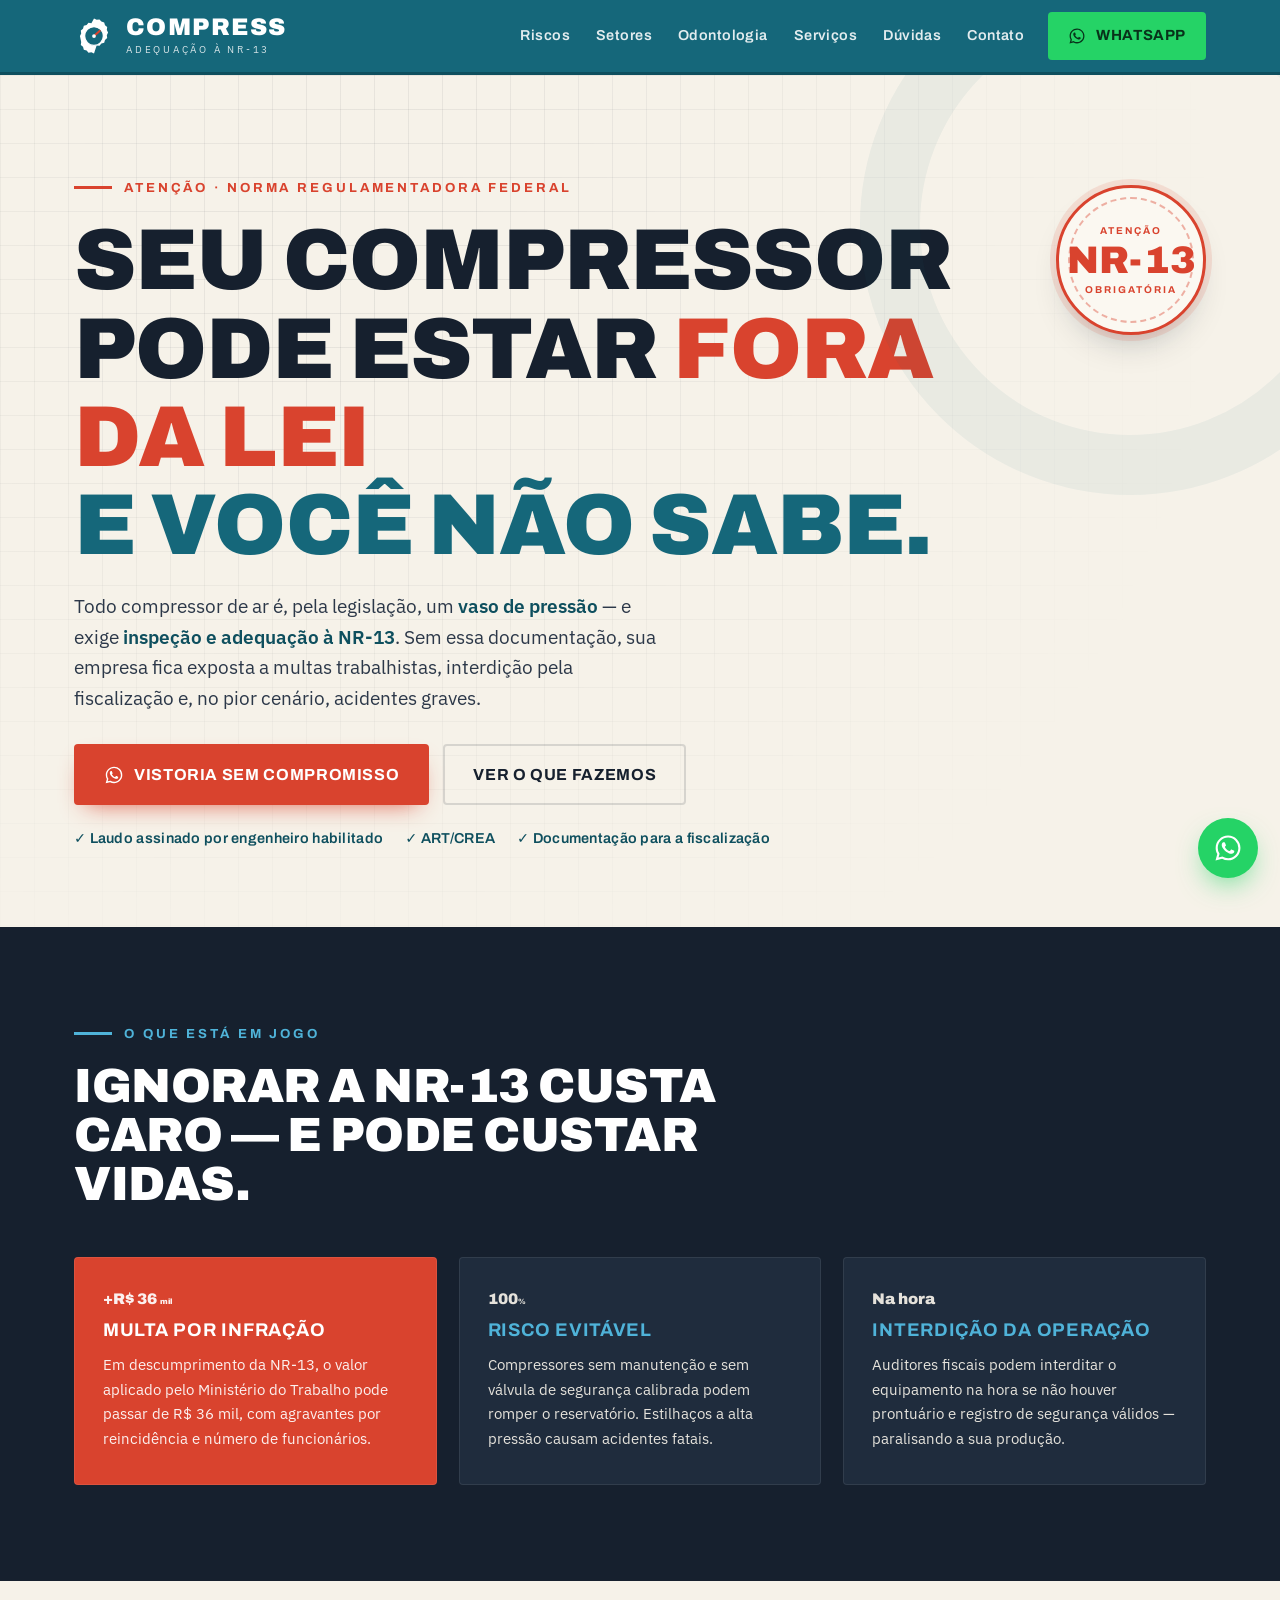
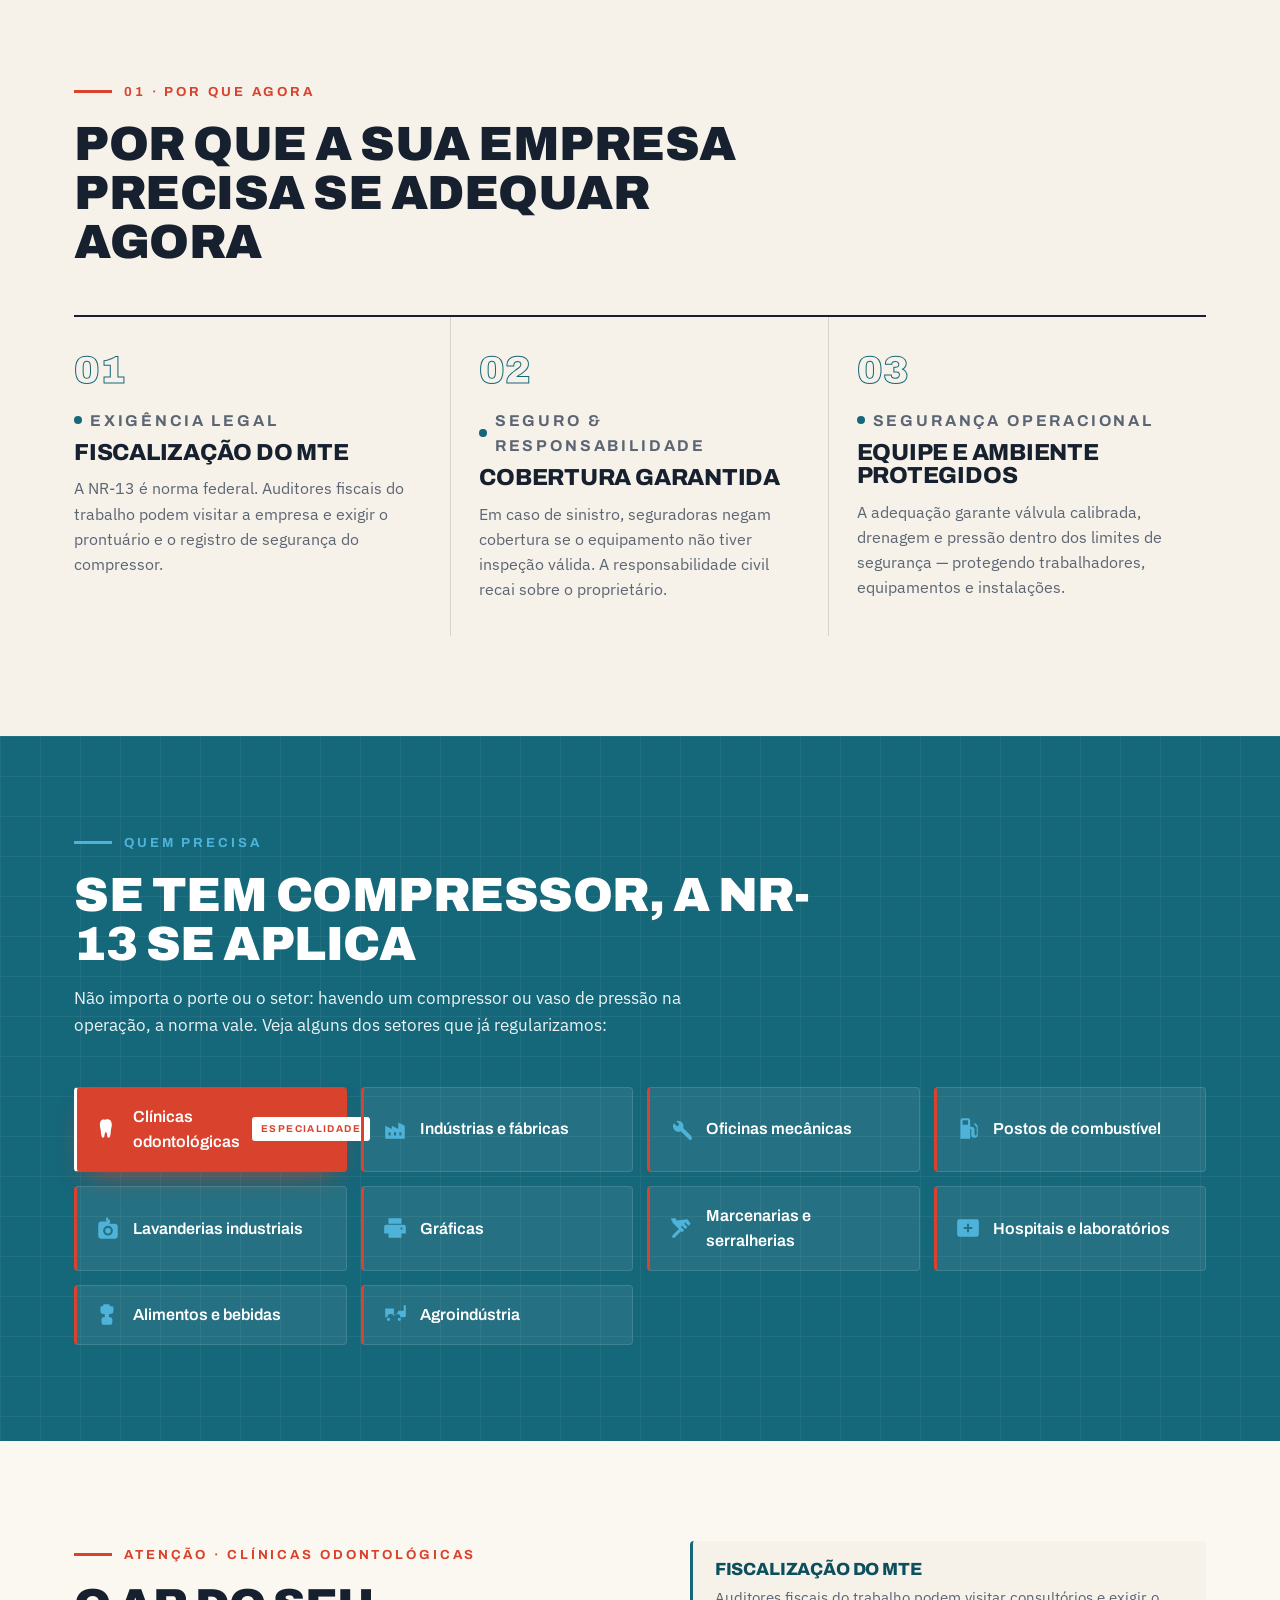
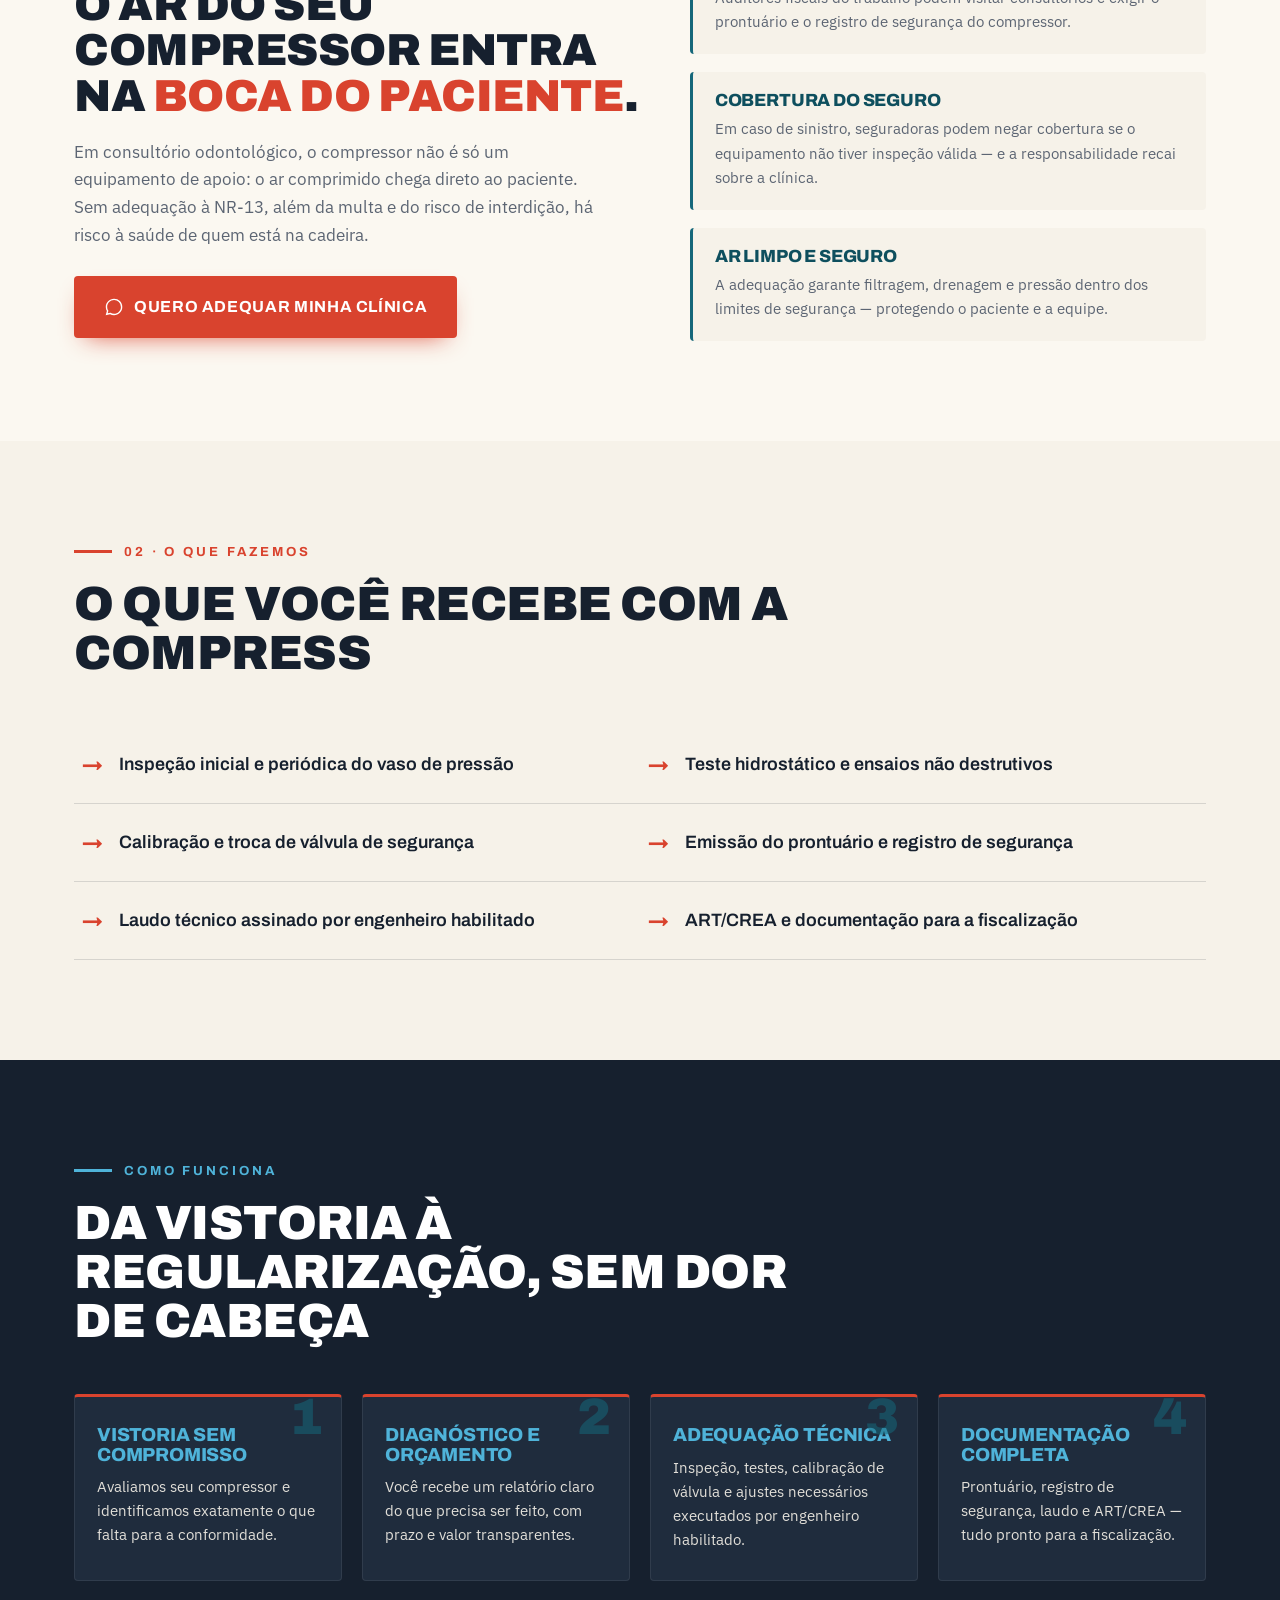
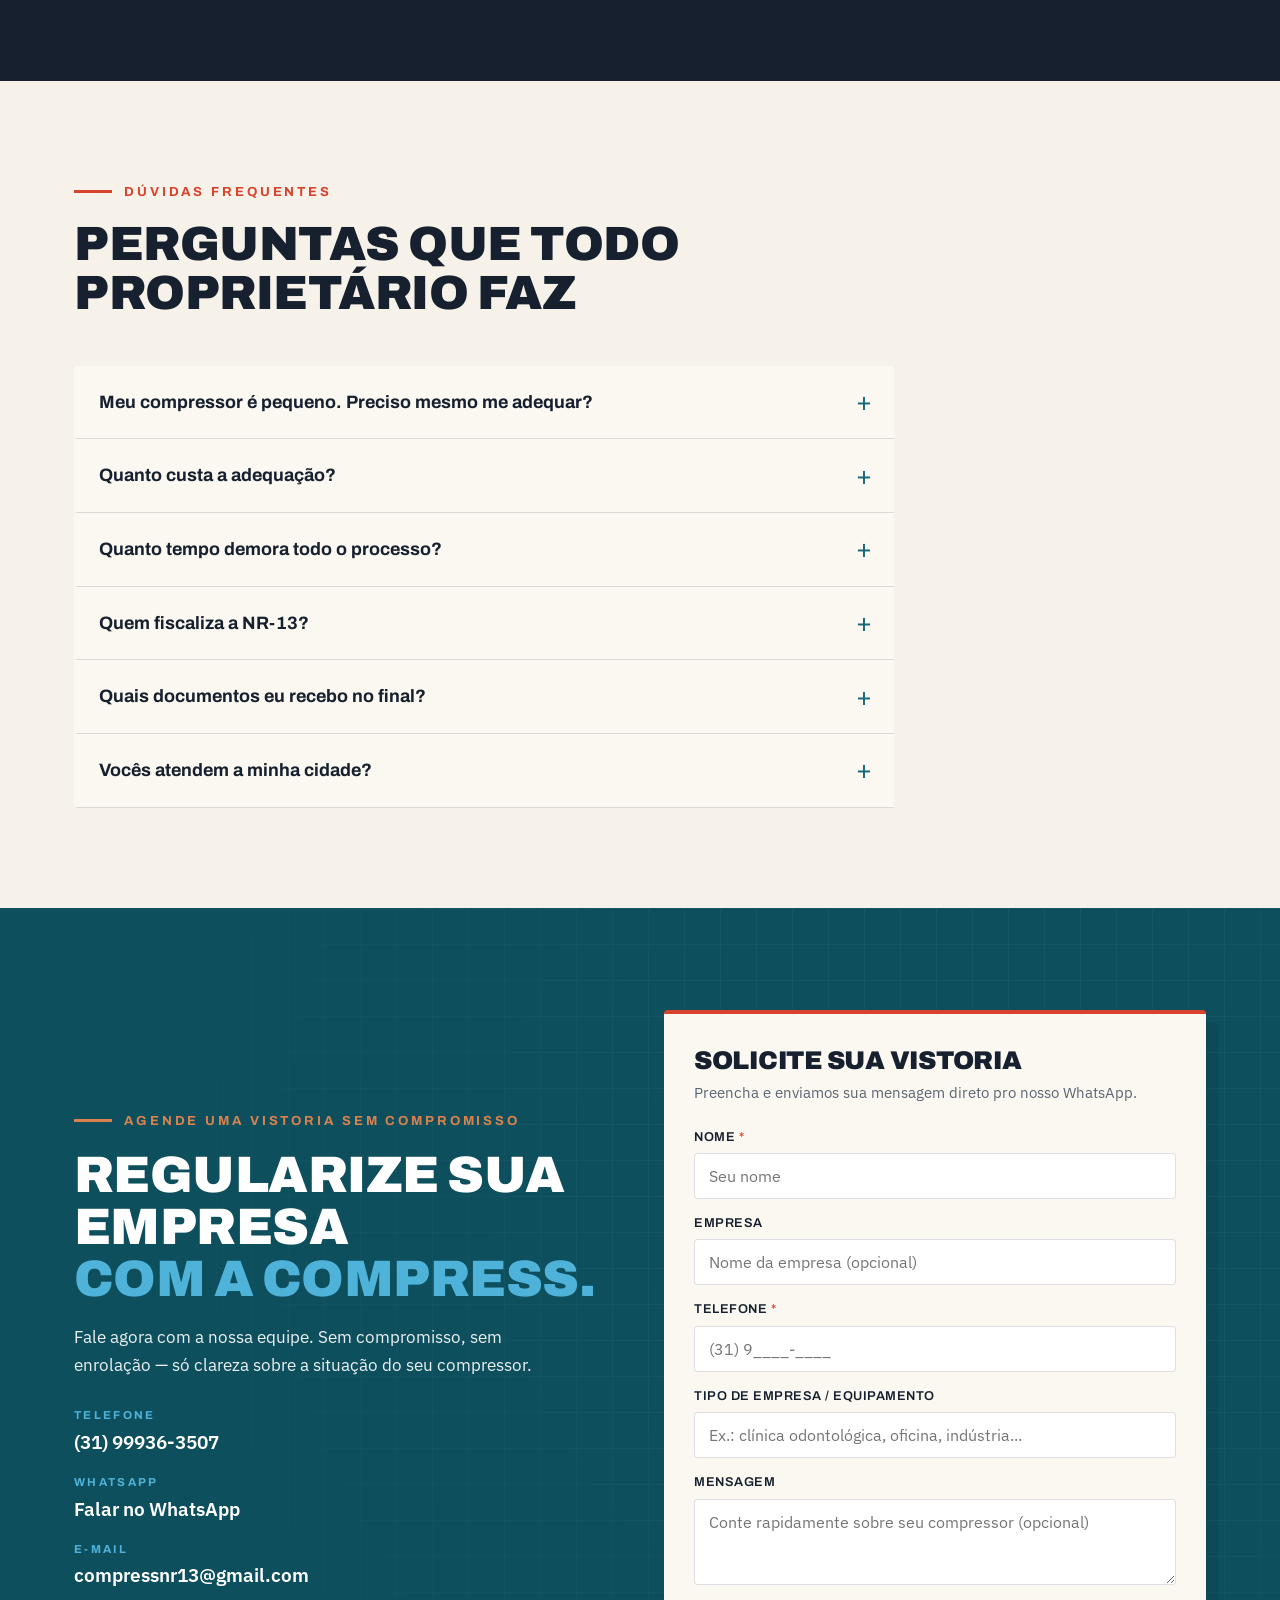
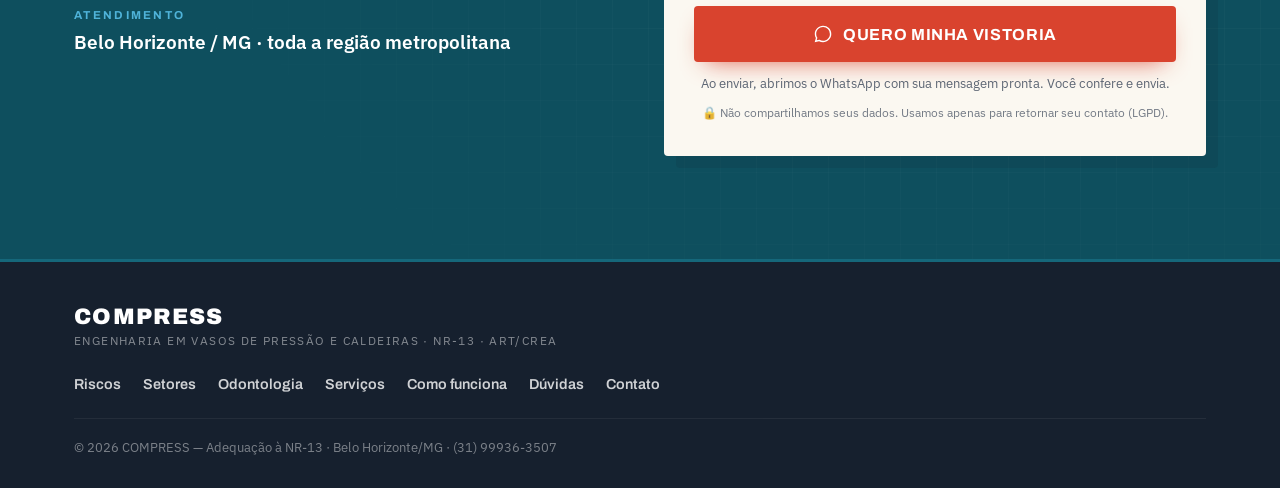
<file: index.html>
<!DOCTYPE html>
<html lang="pt-BR">
<head>
  <meta charset="UTF-8" />
  <meta name="viewport" content="width=device-width, initial-scale=1.0" />
  <title>COMPRESS — Adequação à NR-13 | Vasos de Pressão e Caldeiras</title>
  <!-- Marca JS ativo o quanto antes: sem isso, o conteúdo nunca fica oculto (fallback seguro). -->
  <script>document.documentElement.classList.add('js');</script>
  <meta name="description" content="Adequação à NR-13 para empresas com compressores e vasos de pressão. Inspeção, laudo técnico, ART/CREA e prontuário de segurança. Belo Horizonte/MG e região. Vistoria sem compromisso." />
  <meta name="theme-color" content="#15677A" />

  <!-- Open Graph -->
  <meta property="og:title" content="COMPRESS — Adequação à NR-13" />
  <meta property="og:description" content="Seu compressor pode estar fora da lei. Regularize com engenharia em vasos de pressão e caldeiras — ART/CREA." />
  <meta property="og:type" content="website" />
  <meta property="og:locale" content="pt_BR" />
  <meta property="og:url" content="https://educsj.github.io/compress-nr13/" />
  <meta property="og:image" content="https://educsj.github.io/compress-nr13/assets/og-image.png" />
  <meta property="og:image:width" content="1200" />
  <meta property="og:image:height" content="630" />
  <meta name="twitter:card" content="summary_large_image" />
  <meta name="twitter:title" content="COMPRESS — Adequação à NR-13" />
  <meta name="twitter:description" content="Seu compressor pode estar fora da lei. Regularize com engenharia em vasos de pressão e caldeiras — ART/CREA." />
  <meta name="twitter:image" content="https://educsj.github.io/compress-nr13/assets/og-image.png" />

  <link rel="icon" href="assets/favicon.svg" type="image/svg+xml" />

  <!-- Fonts: Archivo (display, condensado/pesado) + IBM Plex Sans (corpo técnico) -->
  <link rel="preconnect" href="https://fonts.googleapis.com" />
  <link rel="preconnect" href="https://fonts.gstatic.com" crossorigin />
  <link href="https://fonts.googleapis.com/css2?family=Archivo:wght@500;600;700;800;900&family=Archivo+Narrow:wght@600;700&family=IBM+Plex+Sans:wght@400;500;600&display=swap" rel="stylesheet" />

  <link rel="stylesheet" href="css/styles.css" />
</head>
<body>

  <!-- ===================== HEADER ===================== -->
  <header class="site-header" id="top">
    <div class="container header-inner">
      <a href="#top" class="brand" aria-label="COMPRESS — página inicial">
        <span class="brand-mark" aria-hidden="true">
          <!-- logo: engrenagem + ponteiro de manômetro -->
          <svg viewBox="0 0 64 64" width="40" height="40" role="img" aria-hidden="true">
            <path fill="currentColor" d="M32 4l4.2 2 4.6-.6 3 3.5 4.5 1.3 1.3 4.5 3.5 3-.6 4.6 2 4.2-2 4.2.6 4.6-3.5 3-1.3 4.5-4.5 1.3-3 3.5-4.6-.6L32 60l-4.2-2-4.6.6-3-3.5-4.5-1.3-1.3-4.5-3.5-3 .6-4.6L9.5 32l2-4.2-.6-4.6 3.5-3 1.3-4.5 4.5-1.3 3-3.5 4.6.6L32 4z"/>
            <circle cx="32" cy="32" r="15" fill="#15677A"/>
            <circle cx="32" cy="32" r="15" fill="none" stroke="#fff" stroke-width="2"/>
            <path d="M32 32 L41 24" stroke="#D9432E" stroke-width="3.5" stroke-linecap="round" fill="none"/>
            <circle cx="32" cy="32" r="3" fill="#fff"/>
          </svg>
        </span>
        <span class="brand-text">
          <strong>COMPRESS</strong>
          <em>Adequação à NR-13</em>
        </span>
      </a>

      <nav class="main-nav" aria-label="Navegação principal">
        <a href="#riscos">Riscos</a>
        <a href="#setores">Setores</a>
        <a href="#odontologia">Odontologia</a>
        <a href="#servicos">Serviços</a>
        <a href="#faq">Dúvidas</a>
        <a href="#contato">Contato</a>
      </nav>

      <a class="btn btn-wa header-cta" href="https://wa.me/5531999363507?text=Ol%C3%A1!%20Quero%20uma%20vistoria%20de%20adequa%C3%A7%C3%A3o%20%C3%A0%20NR-13." target="_blank" rel="noopener">
        <svg class="wa-icon" viewBox="0 0 24 24" width="18" height="18" aria-hidden="true"><path fill="currentColor" d="M12.04 2c-5.46 0-9.91 4.45-9.91 9.91 0 1.75.46 3.45 1.32 4.95L2 22l5.25-1.38a9.86 9.86 0 0 0 4.79 1.22h.01c5.46 0 9.91-4.45 9.91-9.91 0-2.65-1.03-5.14-2.9-7.01A9.82 9.82 0 0 0 12.04 2zm0 18.15h-.01a8.2 8.2 0 0 1-4.18-1.15l-.3-.18-3.11.82.83-3.04-.2-.31a8.18 8.18 0 0 1-1.26-4.38c0-4.54 3.7-8.23 8.24-8.23 2.2 0 4.27.86 5.82 2.42a8.18 8.18 0 0 1 2.41 5.82c0 4.54-3.69 8.23-8.24 8.23zm4.52-6.16c-.25-.12-1.47-.72-1.69-.81-.23-.08-.39-.12-.56.13-.16.25-.64.81-.79.97-.14.17-.29.19-.54.06-.25-.12-1.05-.39-1.99-1.23-.74-.66-1.23-1.47-1.38-1.72-.14-.25-.01-.38.11-.51.11-.11.25-.29.37-.43.13-.14.17-.25.25-.41.08-.17.04-.31-.02-.43-.06-.12-.56-1.35-.77-1.85-.2-.48-.41-.42-.56-.43h-.48c-.17 0-.43.06-.66.31-.23.25-.86.85-.86 2.07s.89 2.4 1.01 2.56c.12.17 1.75 2.67 4.23 3.74.59.26 1.05.41 1.41.52.59.19 1.13.16 1.56.1.48-.07 1.47-.6 1.68-1.18.21-.58.21-1.07.14-1.18-.06-.11-.22-.17-.47-.29z"/></svg>
        WhatsApp
      </a>

      <button class="nav-toggle" id="navToggle" aria-label="Abrir menu" aria-expanded="false">
        <span></span><span></span><span></span>
      </button>
    </div>
  </header>

  <!-- ===================== HERO ===================== -->
  <section class="hero" id="hero">
    <div class="hero-grid-bg" aria-hidden="true"></div>
    <div class="container hero-inner">
      <div class="hero-copy">
        <p class="kicker reveal"><span class="kicker-bar"></span> Atenção · Norma Regulamentadora Federal</p>
        <h1 class="reveal">
          Seu compressor pode estar
          <span class="hl-red">fora da lei</span>
          <span class="hl-block">e você não sabe.</span>
        </h1>
        <p class="hero-lead reveal">
          Todo compressor de ar é, pela legislação, um <strong>vaso de pressão</strong> — e exige
          <strong>inspeção e adequação à NR-13</strong>. Sem essa documentação, sua empresa fica exposta a
          multas trabalhistas, interdição pela fiscalização e, no pior cenário, acidentes graves.
        </p>
        <div class="hero-actions reveal">
          <a class="btn btn-red btn-lg" href="https://wa.me/5531999363507?text=Ol%C3%A1!%20Quero%20agendar%20uma%20vistoria%20de%20adequa%C3%A7%C3%A3o%20%C3%A0%20NR-13." target="_blank" rel="noopener">
            <svg class="wa-icon" viewBox="0 0 24 24" width="20" height="20" aria-hidden="true"><path fill="currentColor" d="M12.04 2c-5.46 0-9.91 4.45-9.91 9.91 0 1.75.46 3.45 1.32 4.95L2 22l5.25-1.38a9.86 9.86 0 0 0 4.79 1.22h.01c5.46 0 9.91-4.45 9.91-9.91 0-2.65-1.03-5.14-2.9-7.01A9.82 9.82 0 0 0 12.04 2zm0 18.15h-.01a8.2 8.2 0 0 1-4.18-1.15l-.3-.18-3.11.82.83-3.04-.2-.31a8.18 8.18 0 0 1-1.26-4.38c0-4.54 3.7-8.23 8.24-8.23 2.2 0 4.27.86 5.82 2.42a8.18 8.18 0 0 1 2.41 5.82c0 4.54-3.69 8.23-8.24 8.23zm4.52-6.16c-.25-.12-1.47-.72-1.69-.81-.23-.08-.39-.12-.56.13-.16.25-.64.81-.79.97-.14.17-.29.19-.54.06-.25-.12-1.05-.39-1.99-1.23-.74-.66-1.23-1.47-1.38-1.72-.14-.25-.01-.38.11-.51.11-.11.25-.29.37-.43.13-.14.17-.25.25-.41.08-.17.04-.31-.02-.43-.06-.12-.56-1.35-.77-1.85-.2-.48-.41-.42-.56-.43h-.48c-.17 0-.43.06-.66.31-.23.25-.86.85-.86 2.07s.89 2.4 1.01 2.56c.12.17 1.75 2.67 4.23 3.74.59.26 1.05.41 1.41.52.59.19 1.13.16 1.56.1.48-.07 1.47-.6 1.68-1.18.21-.58.21-1.07.14-1.18-.06-.11-.22-.17-.47-.29z"/></svg>
            Vistoria sem compromisso
          </a>
          <a class="btn btn-ghost btn-lg" href="#servicos">Ver o que fazemos</a>
        </div>
        <ul class="hero-trust reveal">
          <li>✓ Laudo assinado por engenheiro habilitado</li>
          <li>✓ ART/CREA</li>
          <li>✓ Documentação para a fiscalização</li>
        </ul>
      </div>

      <aside class="hero-badge reveal" aria-label="NR-13 obrigatória">
        <div class="seal">
          <span class="seal-top">Atenção</span>
          <span class="seal-main">NR-13</span>
          <span class="seal-bottom">Obrigatória</span>
        </div>
      </aside>
    </div>
  </section>

  <!-- ===================== RISCOS / MULTAS ===================== -->
  <section class="risks" id="riscos">
    <div class="container">
      <header class="section-head reveal">
        <p class="kicker light"><span class="kicker-bar"></span> O que está em jogo</p>
        <h2>Ignorar a NR-13 custa caro — e pode custar vidas.</h2>
      </header>

      <div class="risk-cards">
        <article class="risk-card risk-card--red reveal">
          <p class="risk-figure">+R$ 36 <span>mil</span></p>
          <h3>Multa por infração</h3>
          <p>Em descumprimento da NR-13, o valor aplicado pelo Ministério do Trabalho pode passar de
            R$ 36 mil, com agravantes por reincidência e número de funcionários.</p>
        </article>

        <article class="risk-card risk-card--dark reveal">
          <p class="risk-figure">100<span>%</span></p>
          <h3>Risco evitável</h3>
          <p>Compressores sem manutenção e sem válvula de segurança calibrada podem romper o reservatório.
            Estilhaços a alta pressão causam acidentes fatais.</p>
        </article>

        <article class="risk-card risk-card--dark reveal">
          <p class="risk-figure">Na hora</p>
          <h3>Interdição da operação</h3>
          <p>Auditores fiscais podem interditar o equipamento na hora se não houver prontuário e registro de
            segurança válidos — paralisando a sua produção.</p>
        </article>
      </div>
    </div>
  </section>

  <!-- ===================== POR QUE SE ADEQUAR ===================== -->
  <section class="why" id="por-que">
    <div class="container">
      <header class="section-head reveal">
        <p class="kicker"><span class="kicker-bar"></span> 01 · Por que agora</p>
        <h2>Por que a sua empresa precisa se adequar agora</h2>
      </header>

      <div class="why-grid">
        <article class="why-item reveal">
          <span class="why-num">01</span>
          <p class="why-tag">Exigência legal</p>
          <h3>Fiscalização do MTE</h3>
          <p>A NR-13 é norma federal. Auditores fiscais do trabalho podem visitar a empresa e exigir o
            prontuário e o registro de segurança do compressor.</p>
        </article>

        <article class="why-item reveal">
          <span class="why-num">02</span>
          <p class="why-tag">Seguro &amp; responsabilidade</p>
          <h3>Cobertura garantida</h3>
          <p>Em caso de sinistro, seguradoras negam cobertura se o equipamento não tiver inspeção válida.
            A responsabilidade civil recai sobre o proprietário.</p>
        </article>

        <article class="why-item reveal">
          <span class="why-num">03</span>
          <p class="why-tag">Segurança operacional</p>
          <h3>Equipe e ambiente protegidos</h3>
          <p>A adequação garante válvula calibrada, drenagem e pressão dentro dos limites de segurança —
            protegendo trabalhadores, equipamentos e instalações.</p>
        </article>
      </div>
    </div>
  </section>

  <!-- ===================== SETORES ATENDIDOS ===================== -->
  <section class="sectors" id="setores">
    <div class="container">
      <header class="section-head reveal">
        <p class="kicker light"><span class="kicker-bar"></span> Quem precisa</p>
        <h2>Se tem compressor, a NR-13 se aplica</h2>
        <p class="section-sub">Não importa o porte ou o setor: havendo um compressor ou vaso de pressão na operação, a norma vale. Veja alguns dos setores que já regularizamos:</p>
      </header>

      <ul class="sector-grid reveal">
        <li class="sector-featured">
          <svg class="sector-ico" viewBox="0 0 24 24" aria-hidden="true"><path d="M8.5 3C6 3 4.5 5 4.5 8c0 1.4.3 2.4.6 4 .4 2 .3 3 .6 5 .2 1.3.7 3 1.8 3 1.3 0 1.2-1.8 1.5-3.3.2-1.1.4-1.7 1-1.7s.8.6 1 1.7c.3 1.5.2 3.3 1.5 3.3 1.1 0 1.6-1.7 1.8-3 .3-2 .2-3 .6-5 .3-1.6.6-2.6.6-4 0-3-1.5-5-4-5-1.2 0-1.8.5-3.5.5S9.7 3 8.5 3z"/></svg>
          Clínicas odontológicas
          <span class="sector-tag">Especialidade</span>
        </li>
        <li>
          <svg class="sector-ico" viewBox="0 0 24 24" aria-hidden="true"><path d="M3 21V9l6 3V9l6 3V6l6 3v12H3zm3-3h2v-3H6v3zm5 0h2v-3h-2v3zm5 0h2v-3h-2v3z"/></svg>
          Indústrias e fábricas
        </li>
        <li>
          <svg class="sector-ico" viewBox="0 0 24 24" aria-hidden="true"><path d="M21.7 18.6 14 11a5 5 0 0 0-6.4-6.3l2.9 2.9-2.1 2.1-2.9-2.9A5 5 0 0 0 11.9 14l7.6 7.6a1.5 1.5 0 0 0 2.2-2.1z"/></svg>
          Oficinas mecânicas
        </li>
        <li>
          <svg class="sector-ico" viewBox="0 0 24 24" aria-hidden="true"><path d="M5 21V4a2 2 0 0 1 2-2h5a2 2 0 0 1 2 2v6h1.5A2.5 2.5 0 0 1 18 12.5V17a1 1 0 0 0 2 0v-6.6l-2-2V6l2.5 2.5c.3.3.5.7.5 1.1V17a3 3 0 0 1-6 0v-4.5a.5.5 0 0 0-.5-.5H14v9H5zm2-13h5V4H7v4z"/></svg>
          Postos de combustível
        </li>
        <li>
          <svg class="sector-ico" viewBox="0 0 24 24" aria-hidden="true"><path d="M12 2a2 2 0 0 0-2 2c0 1 .7 1.6 1 2H6a3 3 0 0 0-3 3v10a3 3 0 0 0 3 3h12a3 3 0 0 0 3-3V11a3 3 0 0 0-3-3h-5c.3-.4 1-1 1-2a2 2 0 0 0-2-2zm0 8a4.5 4.5 0 1 1 0 9 4.5 4.5 0 0 1 0-9zm0 2a2.5 2.5 0 1 0 0 5 2.5 2.5 0 0 0 0-5z"/></svg>
          Lavanderias industriais
        </li>
        <li>
          <svg class="sector-ico" viewBox="0 0 24 24" aria-hidden="true"><path d="M6 3h12v5H6V3zM4 9h16a2 2 0 0 1 2 2v6h-4v4H6v-4H2v-6a2 2 0 0 1 2-2zm14 2.5a1 1 0 1 0 0 2 1 1 0 0 0 0-2zM8 15h8v4H8v-4z"/></svg>
          Gráficas
        </li>
        <li>
          <svg class="sector-ico" viewBox="0 0 24 24" aria-hidden="true"><path d="M3 3h4l1 2 10-1 3 4-2 2-3-3-1 1 3 3-2 2-3-3-1 1 3 3-2 2-9-9V5H3V3zm1 16 6-6 2 2-6 6H4v-2z"/></svg>
          Marcenarias e serralherias
        </li>
        <li>
          <svg class="sector-ico" viewBox="0 0 24 24" aria-hidden="true"><path d="M4 4h16a2 2 0 0 1 2 2v12a2 2 0 0 1-2 2H4a2 2 0 0 1-2-2V6a2 2 0 0 1 2-2zm7 4v3H8v2h3v3h2v-3h3v-2h-3V8h-2z"/></svg>
          Hospitais e laboratórios
        </li>
        <li>
          <svg class="sector-ico" viewBox="0 0 24 24" aria-hidden="true"><path d="M8 2h5l1 2h2a1 1 0 0 1 1 1v3a3 3 0 0 1-3 3h-1v3h1a2 2 0 0 1 2 2v3a2 2 0 0 1-2 2H8a2 2 0 0 1-2-2v-3a2 2 0 0 1 2-2h1v-3H8a3 3 0 0 1-3-3V5a1 1 0 0 1 1-1h1l1-2zm6 4h2v2a1 1 0 0 1-1 1h-1V6z"/></svg>
          Alimentos e bebidas
        </li>
        <li>
          <svg class="sector-ico" viewBox="0 0 24 24" aria-hidden="true"><path d="M3 6h8v6h2.2l2-4H20V3h2v9.5a1.5 1.5 0 0 1-1.5 1.5H17a3 3 0 0 0-6 .2A3 3 0 0 0 5 14H3V6zm3 8.5A1.5 1.5 0 1 0 6 17.5 1.5 1.5 0 0 0 6 14.5zm10 0a1.5 1.5 0 1 0 0 3 1.5 1.5 0 0 0 0-3z"/></svg>
          Agroindústria
        </li>
      </ul>
    </div>
  </section>

  <!-- ===================== DESTAQUE: ODONTOLOGIA ===================== -->
  <section class="dental" id="odontologia">
    <div class="container dental-inner">
      <div class="dental-copy reveal">
        <p class="kicker"><span class="kicker-bar"></span> Atenção · Clínicas odontológicas</p>
        <h2>O ar do seu compressor entra na <span class="hl-red">boca do paciente</span>.</h2>
        <p class="dental-lead">Em consultório odontológico, o compressor não é só um equipamento de apoio: o ar
          comprimido chega direto ao paciente. Sem adequação à NR-13, além da multa e do risco de interdição,
          há risco à saúde de quem está na cadeira.</p>
        <a class="btn btn-red btn-lg" href="https://wa.me/5531999363507?text=Ol%C3%A1!%20Tenho%20uma%20cl%C3%ADnica%20odontol%C3%B3gica%20e%20quero%20adequar%20meu%20compressor%20%C3%A0%20NR-13." target="_blank" rel="noopener">
          <svg class="wa-icon" viewBox="0 0 24 24" width="20" height="20" aria-hidden="true"><path fill="currentColor" d="M12.04 2c-5.46 0-9.91 4.45-9.91 9.91 0 1.75.46 3.45 1.32 4.95L2 22l5.25-1.38a9.86 9.86 0 0 0 4.79 1.22h.01c5.46 0 9.91-4.45 9.91-9.91 0-2.65-1.03-5.14-2.9-7.01A9.82 9.82 0 0 0 12.04 2zm0 18.15h-.01a8.2 8.2 0 0 1-4.18-1.15l-.3-.18-3.11.82.83-3.04-.2-.31a8.18 8.18 0 0 1-1.26-4.38c0-4.54 3.7-8.23 8.24-8.23 2.2 0 4.27.86 5.82 2.42a8.18 8.18 0 0 1 2.41 5.82c0 4.54-3.69 8.23-8.24 8.23z"/></svg>
          Quero adequar minha clínica
        </a>
      </div>

      <ul class="dental-points reveal">
        <li>
          <h3>Fiscalização do MTE</h3>
          <p>Auditores fiscais do trabalho podem visitar consultórios e exigir o prontuário e o registro de
            segurança do compressor.</p>
        </li>
        <li>
          <h3>Cobertura do seguro</h3>
          <p>Em caso de sinistro, seguradoras podem negar cobertura se o equipamento não tiver inspeção
            válida — e a responsabilidade recai sobre a clínica.</p>
        </li>
        <li>
          <h3>Ar limpo e seguro</h3>
          <p>A adequação garante filtragem, drenagem e pressão dentro dos limites de segurança — protegendo
            o paciente e a equipe.</p>
        </li>
      </ul>
    </div>
  </section>

  <!-- ===================== SERVIÇOS ===================== -->
  <section class="services" id="servicos">
    <div class="container">
      <header class="section-head reveal">
        <p class="kicker"><span class="kicker-bar"></span> 02 · O que fazemos</p>
        <h2>O que você recebe com a COMPRESS</h2>
      </header>

      <div class="service-list">
        <div class="service-item reveal"><span class="srv-arrow">→</span> Inspeção inicial e periódica do vaso de pressão</div>
        <div class="service-item reveal"><span class="srv-arrow">→</span> Teste hidrostático e ensaios não destrutivos</div>
        <div class="service-item reveal"><span class="srv-arrow">→</span> Calibração e troca de válvula de segurança</div>
        <div class="service-item reveal"><span class="srv-arrow">→</span> Emissão do prontuário e registro de segurança</div>
        <div class="service-item reveal"><span class="srv-arrow">→</span> Laudo técnico assinado por engenheiro habilitado</div>
        <div class="service-item reveal"><span class="srv-arrow">→</span> ART/CREA e documentação para a fiscalização</div>
      </div>
    </div>
  </section>

  <!-- ===================== PROCESSO ===================== -->
  <section class="process" id="processo">
    <div class="container">
      <header class="section-head reveal">
        <p class="kicker light"><span class="kicker-bar"></span> Como funciona</p>
        <h2>Da vistoria à regularização, sem dor de cabeça</h2>
      </header>

      <ol class="steps">
        <li class="step reveal">
          <span class="step-num">1</span>
          <h3>Vistoria sem compromisso</h3>
          <p>Avaliamos seu compressor e identificamos exatamente o que falta para a conformidade.</p>
        </li>
        <li class="step reveal">
          <span class="step-num">2</span>
          <h3>Diagnóstico e orçamento</h3>
          <p>Você recebe um relatório claro do que precisa ser feito, com prazo e valor transparentes.</p>
        </li>
        <li class="step reveal">
          <span class="step-num">3</span>
          <h3>Adequação técnica</h3>
          <p>Inspeção, testes, calibração de válvula e ajustes necessários executados por engenheiro habilitado.</p>
        </li>
        <li class="step reveal">
          <span class="step-num">4</span>
          <h3>Documentação completa</h3>
          <p>Prontuário, registro de segurança, laudo e ART/CREA — tudo pronto para a fiscalização.</p>
        </li>
      </ol>
    </div>
  </section>

  <!-- ===================== FAQ ===================== -->
  <section class="faq" id="faq">
    <div class="container">
      <header class="section-head reveal">
        <p class="kicker"><span class="kicker-bar"></span> Dúvidas frequentes</p>
        <h2>Perguntas que todo proprietário faz</h2>
      </header>

      <div class="faq-list reveal">
        <details class="faq-item">
          <summary>Meu compressor é pequeno. Preciso mesmo me adequar?</summary>
          <div class="faq-answer">
            <p>Na maioria dos casos, sim. A NR-13 classifica os vasos de pressão pelo produto entre pressão
            e volume — e a grande parte dos compressores de ar usados em empresas se enquadra. Na vistoria
            identificamos exatamente em qual categoria o seu equipamento está e o que a norma exige para ele.</p>
          </div>
        </details>

        <details class="faq-item">
          <summary>Quanto custa a adequação?</summary>
          <div class="faq-answer">
            <p>Depende do tipo, da categoria e do estado do equipamento. Por isso a primeira vistoria é
            sem compromisso: avaliamos seu compressor e enviamos um orçamento transparente, com prazo e
            valor fechados, antes de qualquer serviço.</p>
          </div>
        </details>

        <details class="faq-item">
          <summary>Quanto tempo demora todo o processo?</summary>
          <div class="faq-answer">
            <p>A vistoria é rápida. O prazo total varia conforme os ajustes necessários (calibração de
            válvula, testes, reparos). Após a inspeção, você recebe um cronograma claro até a entrega de
            toda a documentação.</p>
          </div>
        </details>

        <details class="faq-item">
          <summary>Quem fiscaliza a NR-13?</summary>
          <div class="faq-answer">
            <p>A NR-13 é norma federal do Ministério do Trabalho e Emprego (MTE). Auditores fiscais do
            trabalho podem visitar a empresa e exigir o prontuário e o registro de segurança do equipamento.
            Sem essa documentação, há risco de multa e até interdição.</p>
          </div>
        </details>

        <details class="faq-item">
          <summary>Quais documentos eu recebo no final?</summary>
          <div class="faq-answer">
            <p>Você fica com o prontuário do vaso de pressão, o registro de segurança, o laudo técnico
            assinado por engenheiro habilitado e a ART/CREA — exatamente o que a fiscalização exige.</p>
          </div>
        </details>

        <details class="faq-item">
          <summary>Vocês atendem a minha cidade?</summary>
          <div class="faq-answer">
            <p>Atendemos Belo Horizonte e toda a região metropolitana. Se a sua empresa fica em uma cidade
            próxima, fale com a gente pelo WhatsApp que confirmamos a disponibilidade.</p>
          </div>
        </details>
      </div>
    </div>
  </section>

  <!-- ===================== CTA + FORMULÁRIO ===================== -->
  <section class="contact" id="contato">
    <div class="contact-grid-bg" aria-hidden="true"></div>
    <div class="container contact-inner">
      <div class="contact-copy reveal">
        <p class="kicker"><span class="kicker-bar"></span> Agende uma vistoria sem compromisso</p>
        <h2>Regularize sua empresa <span class="hl-cyan">com a COMPRESS.</span></h2>
        <p class="contact-lead">Fale agora com a nossa equipe. Sem compromisso, sem enrolação — só clareza sobre a situação do seu compressor.</p>

        <ul class="contact-info">
          <li>
            <span class="ci-label">Telefone</span>
            <a href="tel:+5531999363507">(31) 99936-3507</a>
          </li>
          <li>
            <span class="ci-label">WhatsApp</span>
            <a href="https://wa.me/5531999363507" target="_blank" rel="noopener">Falar no WhatsApp</a>
          </li>
          <li>
            <span class="ci-label">E-mail</span>
            <a href="mailto:compressnr13@gmail.com">compressnr13@gmail.com</a>
          </li>
          <li>
            <span class="ci-label">Atendimento</span>
            <span>Belo Horizonte / MG · toda a região metropolitana</span>
          </li>
        </ul>
      </div>

      <div class="contact-form-wrap reveal">
        <form id="leadForm" class="contact-form" novalidate>
          <h3>Solicite sua vistoria</h3>
          <p class="form-sub">Preencha e enviamos sua mensagem direto pro nosso WhatsApp.</p>

          <label>
            <span>Nome <i>*</i></span>
            <input type="text" name="nome" required placeholder="Seu nome" autocomplete="name" />
          </label>
          <label>
            <span>Empresa</span>
            <input type="text" name="empresa" placeholder="Nome da empresa (opcional)" autocomplete="organization" />
          </label>
          <label>
            <span>Telefone <i>*</i></span>
            <input type="tel" name="telefone" required placeholder="(31) 9____-____" autocomplete="tel" />
          </label>
          <label>
            <span>Tipo de empresa / equipamento</span>
            <input type="text" name="tipo" placeholder="Ex.: clínica odontológica, oficina, indústria..." />
          </label>
          <label>
            <span>Mensagem</span>
            <textarea name="mensagem" rows="3" placeholder="Conte rapidamente sobre seu compressor (opcional)"></textarea>
          </label>

          <button type="submit" class="btn btn-red btn-block btn-lg">
            <svg class="wa-icon" viewBox="0 0 24 24" width="20" height="20" aria-hidden="true"><path fill="currentColor" d="M12.04 2c-5.46 0-9.91 4.45-9.91 9.91 0 1.75.46 3.45 1.32 4.95L2 22l5.25-1.38a9.86 9.86 0 0 0 4.79 1.22h.01c5.46 0 9.91-4.45 9.91-9.91 0-2.65-1.03-5.14-2.9-7.01A9.82 9.82 0 0 0 12.04 2zm0 18.15h-.01a8.2 8.2 0 0 1-4.18-1.15l-.3-.18-3.11.82.83-3.04-.2-.31a8.18 8.18 0 0 1-1.26-4.38c0-4.54 3.7-8.23 8.24-8.23 2.2 0 4.27.86 5.82 2.42a8.18 8.18 0 0 1 2.41 5.82c0 4.54-3.69 8.23-8.24 8.23z"/></svg>
            Quero minha vistoria
          </button>
          <p class="form-note">Ao enviar, abrimos o WhatsApp com sua mensagem pronta. Você confere e envia.</p>
          <p class="form-privacy">🔒 Não compartilhamos seus dados. Usamos apenas para retornar seu contato (LGPD).</p>
        </form>
      </div>
    </div>
  </section>

  <!-- ===================== FOOTER ===================== -->
  <footer class="site-footer">
    <div class="container footer-inner">
      <div class="footer-brand">
        <span class="brand-text">
          <strong>COMPRESS</strong>
          <em>Engenharia em vasos de pressão e caldeiras · NR-13 · ART/CREA</em>
        </span>
      </div>
      <nav class="footer-nav" aria-label="Rodapé">
        <a href="#riscos">Riscos</a>
        <a href="#setores">Setores</a>
        <a href="#odontologia">Odontologia</a>
        <a href="#servicos">Serviços</a>
        <a href="#processo">Como funciona</a>
        <a href="#faq">Dúvidas</a>
        <a href="#contato">Contato</a>
      </nav>
      <p class="footer-legal">© <span id="year"></span> COMPRESS — Adequação à NR-13 · Belo Horizonte/MG · (31) 99936-3507</p>
    </div>
  </footer>

  <!-- WhatsApp flutuante -->
  <a class="wa-float" href="https://wa.me/5531999363507?text=Ol%C3%A1!%20Vim%20pelo%20site%20e%20quero%20uma%20vistoria%20NR-13." target="_blank" rel="noopener" aria-label="Falar no WhatsApp">
    <svg viewBox="0 0 24 24" width="30" height="30" aria-hidden="true"><path fill="currentColor" d="M12.04 2c-5.46 0-9.91 4.45-9.91 9.91 0 1.75.46 3.45 1.32 4.95L2 22l5.25-1.38a9.86 9.86 0 0 0 4.79 1.22h.01c5.46 0 9.91-4.45 9.91-9.91 0-2.65-1.03-5.14-2.9-7.01A9.82 9.82 0 0 0 12.04 2zm0 18.15h-.01a8.2 8.2 0 0 1-4.18-1.15l-.3-.18-3.11.82.83-3.04-.2-.31a8.18 8.18 0 0 1-1.26-4.38c0-4.54 3.7-8.23 8.24-8.23 2.2 0 4.27.86 5.82 2.42a8.18 8.18 0 0 1 2.41 5.82c0 4.54-3.69 8.23-8.24 8.23zm4.52-6.16c-.25-.12-1.47-.72-1.69-.81-.23-.08-.39-.12-.56.13-.16.25-.64.81-.79.97-.14.17-.29.19-.54.06-.25-.12-1.05-.39-1.99-1.23-.74-.66-1.23-1.47-1.38-1.72-.14-.25-.01-.38.11-.51.11-.11.25-.29.37-.43.13-.14.17-.25.25-.41.08-.17.04-.31-.02-.43-.06-.12-.56-1.35-.77-1.85-.2-.48-.41-.42-.56-.43h-.48c-.17 0-.43.06-.66.31-.23.25-.86.85-.86 2.07s.89 2.4 1.01 2.56c.12.17 1.75 2.67 4.23 3.74.59.26 1.05.41 1.41.52.59.19 1.13.16 1.56.1.48-.07 1.47-.6 1.68-1.18.21-.58.21-1.07.14-1.18-.06-.11-.22-.17-.47-.29z"/></svg>
  </a>

  <!-- Dados estruturados para o Google -->
  <script type="application/ld+json">
  {
    "@context": "https://schema.org",
    "@type": "ProfessionalService",
    "name": "COMPRESS — Adequação à NR-13",
    "description": "Adequação à NR-13 para empresas com compressores e vasos de pressão: inspeção, laudo técnico, ART/CREA e prontuário de segurança.",
    "url": "https://educsj.github.io/compress-nr13/",
    "image": "https://educsj.github.io/compress-nr13/assets/og-image.png",
    "telephone": "+5531999363507",
    "email": "compressnr13@gmail.com",
    "areaServed": {
      "@type": "City",
      "name": "Belo Horizonte e região metropolitana"
    },
    "address": {
      "@type": "PostalAddress",
      "addressLocality": "Belo Horizonte",
      "addressRegion": "MG",
      "addressCountry": "BR"
    },
    "knowsAbout": ["NR-13", "vasos de pressão", "compressores", "caldeiras", "inspeção de segurança"]
  }
  </script>
  <script type="application/ld+json">
  {
    "@context": "https://schema.org",
    "@type": "FAQPage",
    "mainEntity": [
      { "@type": "Question", "name": "Meu compressor é pequeno. Preciso mesmo me adequar?", "acceptedAnswer": { "@type": "Answer", "text": "Na maioria dos casos, sim. A NR-13 classifica os vasos de pressão pelo produto entre pressão e volume, e a maioria dos compressores de ar usados em empresas se enquadra. Na vistoria identificamos a categoria do seu equipamento e o que a norma exige." } },
      { "@type": "Question", "name": "Quanto custa a adequação?", "acceptedAnswer": { "@type": "Answer", "text": "Depende do tipo, da categoria e do estado do equipamento. A primeira vistoria é sem compromisso e enviamos um orçamento transparente, com prazo e valor fechados, antes de qualquer serviço." } },
      { "@type": "Question", "name": "Quem fiscaliza a NR-13?", "acceptedAnswer": { "@type": "Answer", "text": "A NR-13 é norma federal do Ministério do Trabalho e Emprego (MTE). Auditores fiscais podem exigir o prontuário e o registro de segurança do equipamento, com risco de multa e interdição." } },
      { "@type": "Question", "name": "Quais documentos eu recebo no final?", "acceptedAnswer": { "@type": "Answer", "text": "Prontuário do vaso de pressão, registro de segurança, laudo técnico assinado por engenheiro habilitado e ART/CREA." } }
    ]
  }
  </script>

  <script src="js/main.js"></script>
</body>
</html>
</file>
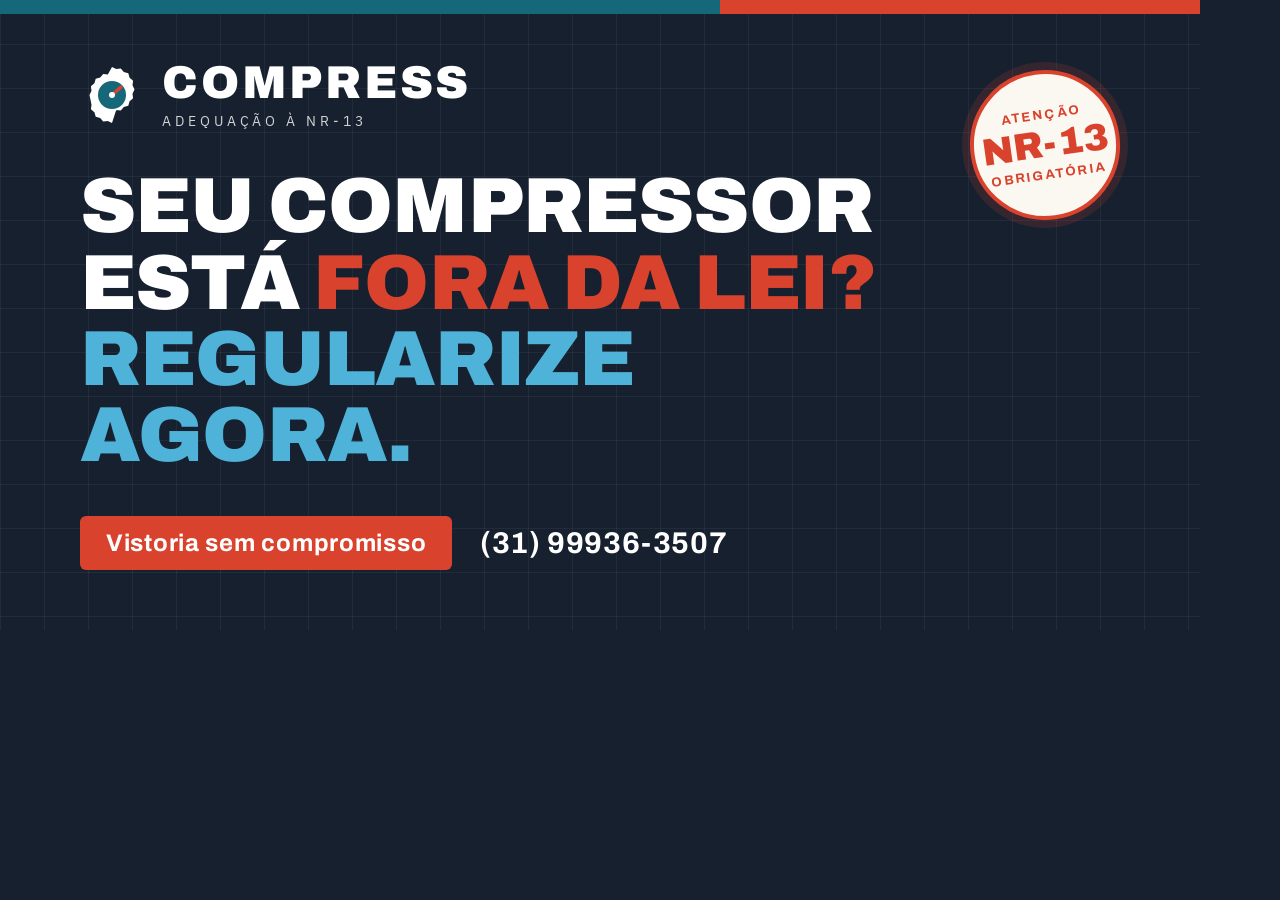
<file: assets/og-card.html>
<!DOCTYPE html>
<html lang="pt-BR">
<head>
<meta charset="UTF-8" />
<link href="https://fonts.googleapis.com/css2?family=Archivo:wght@600;700;900&family=IBM+Plex+Sans:wght@400;500&display=swap" rel="stylesheet" />
<style>
  * { margin: 0; padding: 0; box-sizing: border-box; }
  html, body { width: 1200px; height: 630px; overflow: hidden; }
  body {
    font-family: "IBM Plex Sans", sans-serif;
    background: #16202E;
    color: #fff;
    position: relative;
    display: flex;
    flex-direction: column;
    justify-content: center;
    padding: 70px 80px;
  }
  .grid {
    position: absolute; inset: 0;
    background-image:
      linear-gradient(rgba(255,255,255,.05) 1px, transparent 1px),
      linear-gradient(90deg, rgba(255,255,255,.05) 1px, transparent 1px);
    background-size: 44px 44px;
  }
  .topbar {
    position: absolute; top: 0; left: 0; right: 0; height: 14px;
    background: linear-gradient(90deg, #15677A 0 60%, #D9432E 60% 100%);
  }
  .brand { position: relative; display: flex; align-items: center; gap: 18px; margin-bottom: 38px; }
  .brand svg { width: 64px; height: 64px; }
  .brand .name { font-family: "Archivo", sans-serif; font-weight: 900; font-size: 46px; letter-spacing: .06em; line-height: 1; }
  .brand .sub { font-size: 14px; letter-spacing: .28em; text-transform: uppercase; opacity: .8; margin-top: 6px; }
  h1 {
    position: relative;
    font-family: "Archivo", sans-serif;
    font-weight: 900; text-transform: uppercase;
    font-size: 78px; line-height: .98; letter-spacing: -.01em;
    max-width: 880px;
  }
  h1 .red { color: #D9432E; }
  h1 .teal { color: #4FB3D9; }
  .foot { position: relative; display: flex; align-items: center; gap: 28px; margin-top: 42px; font-family: "Archivo", sans-serif; font-weight: 700; }
  .pill { background: #D9432E; color: #fff; padding: 14px 26px; border-radius: 6px; font-size: 24px; letter-spacing: .03em; }
  .phone { font-size: 30px; letter-spacing: .02em; }
  .seal {
    position: absolute; top: 70px; right: 80px;
    width: 150px; height: 150px; border-radius: 50%;
    background: #FBF8F1; border: 4px solid #D9432E; color: #D9432E;
    display: flex; flex-direction: column; align-items: center; justify-content: center;
    font-family: "Archivo", sans-serif; transform: rotate(-8deg);
    box-shadow: 0 0 0 8px rgba(217,67,46,.15);
  }
  .seal .s1, .seal .s3 { font-size: 13px; letter-spacing: .18em; font-weight: 700; text-transform: uppercase; }
  .seal .s2 { font-size: 38px; font-weight: 900; line-height: 1; margin: 4px 0; white-space: nowrap; }
</style>
</head>
<body>
  <div class="grid"></div>
  <div class="topbar"></div>

  <div class="seal">
    <span class="s1">Atenção</span>
    <span class="s2">NR-13</span>
    <span class="s3">Obrigatória</span>
  </div>

  <div class="brand">
    <svg viewBox="0 0 64 64" aria-hidden="true">
      <path fill="#fff" d="M32 4l4.2 2 4.6-.6 3 3.5 4.5 1.3 1.3 4.5 3.5 3-.6 4.6 2 4.2-2 4.2.6 4.6-3.5 3-1.3 4.5-4.5 1.3-3 3.5-4.6-.6L32 60l-4.2-2-4.6.6-3-3.5-4.5-1.3-1.3-4.5-3.5-3 .6-4.6L9.5 32l2-4.2-.6-4.6 3.5-3 1.3-4.5 4.5-1.3 3-3.5 4.6.6L32 4z"/>
      <circle cx="32" cy="32" r="15" fill="#15677A"/>
      <circle cx="32" cy="32" r="15" fill="none" stroke="#fff" stroke-width="2"/>
      <path d="M32 32 L41 24" stroke="#D9432E" stroke-width="3.5" stroke-linecap="round" fill="none"/>
      <circle cx="32" cy="32" r="3" fill="#fff"/>
    </svg>
    <div>
      <div class="name">COMPRESS</div>
      <div class="sub">Adequação à NR-13</div>
    </div>
  </div>

  <h1>Seu compressor está <span class="red">fora da lei?</span><br><span class="teal">Regularize agora.</span></h1>

  <div class="foot">
    <span class="pill">Vistoria sem compromisso</span>
    <span class="phone">(31) 99936-3507</span>
  </div>
</body>
</html>
</file>
<file: css/styles.css>
/* ============================================================
   COMPRESS — Adequação à NR-13
   Identidade: industrial / técnica · petróleo + marinho + vermelho
   ============================================================ */

:root {
  --ink:        #16202E;   /* azul-marinho */
  --ink-2:      #1F2C3D;
  --teal:       #15677A;   /* petróleo (header) */
  --teal-deep:  #0E4F5E;
  --teal-light: #4FB3D9;   /* ciano */
  --red:        #D9432E;
  --red-dark:   #BE3520;
  --orange:     #D9824E;
  --cream:      #F6F2E9;
  --cream-2:    #FBF8F1;
  --line:       rgba(22, 32, 46, .08);
  --line-strong:rgba(22, 32, 46, .14);
  --muted:      #5C6573;

  --maxw: 1180px;
  --r: 4px;
  --shadow-card: 0 18px 40px -22px rgba(16, 32, 46, .45);
  --shadow-deep: 12px 12px 0 rgba(22, 32, 46, .12);

  --f-display: "Archivo", "Archivo Narrow", system-ui, sans-serif;
  --f-body: "IBM Plex Sans", system-ui, sans-serif;
}

* { box-sizing: border-box; margin: 0; padding: 0; }

html { scroll-behavior: smooth; scroll-padding-top: 84px; }

body {
  font-family: var(--f-body);
  color: var(--ink);
  background: var(--cream);
  line-height: 1.6;
  -webkit-font-smoothing: antialiased;
  overflow-x: hidden;
}

.container { width: 100%; max-width: var(--maxw); margin: 0 auto; padding: 0 24px; }

h1, h2, h3 { font-family: var(--f-display); line-height: 1.02; letter-spacing: -.01em; }

a { color: inherit; }

/* Foco visível para navegação por teclado (acessibilidade) */
:focus-visible {
  outline: 3px solid var(--teal-light);
  outline-offset: 3px;
  border-radius: 2px;
}
.site-header :focus-visible { outline-color: #fff; }

/* ---------- Reusable ---------- */
.kicker {
  font-family: var(--f-display);
  font-weight: 700;
  font-size: .82rem;
  letter-spacing: .22em;
  text-transform: uppercase;
  color: var(--red);
  display: flex;
  align-items: center;
  gap: 12px;
  margin-bottom: 18px;
}
.kicker.light { color: var(--teal-light); }
.kicker-bar { width: 38px; height: 3px; background: currentColor; display: inline-block; }

.section-head { max-width: 760px; margin-bottom: 48px; }
.section-head h2 {
  font-weight: 900;
  font-size: clamp(1.9rem, 4.5vw, 3rem);
  text-transform: uppercase;
}
.section-sub { margin-top: 16px; color: var(--muted); font-size: 1.05rem; max-width: 620px; }

/* ---------- Buttons ---------- */
.btn {
  display: inline-flex;
  align-items: center;
  justify-content: center;
  gap: 10px;
  font-family: var(--f-display);
  font-weight: 700;
  font-size: .92rem;
  letter-spacing: .04em;
  text-transform: uppercase;
  text-decoration: none;
  padding: 13px 22px;
  border-radius: var(--r);
  border: 2px solid transparent;
  cursor: pointer;
  transition: transform .15s ease, box-shadow .15s ease, background .15s ease, color .15s ease;
}
.btn-lg { padding: 16px 28px; font-size: 1rem; }
.btn-block { width: 100%; }

.btn-red { background: var(--red); color: #fff; box-shadow: 0 10px 24px -12px rgba(217,67,46,.9); }
.btn-red:hover { background: var(--red-dark); transform: translateY(-2px); }

.btn-wa { background: #25D366; color: #08321a; }
.btn-wa:hover { background: #1fb858; transform: translateY(-2px); }

.btn-ghost { background: transparent; color: var(--ink); border-color: var(--line-strong); }
.btn-ghost:hover { background: var(--ink); color: var(--cream); transform: translateY(-2px); }

.wa-icon { flex-shrink: 0; }

/* ============================================================
   HEADER
   ============================================================ */
.site-header {
  position: sticky;
  top: 0;
  z-index: 50;
  background: var(--teal);
  color: #fff;
  border-bottom: 3px solid var(--teal-deep);
}
.header-inner { display: flex; align-items: center; gap: 24px; min-height: 72px; }

.brand { display: flex; align-items: center; gap: 12px; text-decoration: none; color: #fff; }
.brand-mark { display: grid; place-items: center; color: #fff; }
.brand-text strong {
  font-family: var(--f-display);
  font-weight: 900;
  font-size: 1.5rem;
  letter-spacing: .06em;
  display: block;
  line-height: 1;
}
.brand-text em {
  font-style: normal;
  font-size: .62rem;
  letter-spacing: .28em;
  text-transform: uppercase;
  opacity: .82;
  display: block;
  margin-top: 3px;
}

.main-nav { display: flex; gap: 26px; margin-left: auto; }
.main-nav a {
  font-family: var(--f-display);
  font-weight: 600;
  font-size: .9rem;
  letter-spacing: .03em;
  text-decoration: none;
  color: rgba(255,255,255,.88);
  position: relative;
  padding: 4px 0;
  transition: color .15s;
}
.main-nav a::after {
  content: ""; position: absolute; left: 0; bottom: -2px;
  width: 0; height: 2px; background: var(--red); transition: width .2s ease;
}
.main-nav a:hover { color: #fff; }
.main-nav a:hover::after { width: 100%; }

.header-cta { padding: 10px 18px; }

.nav-toggle {
  display: none;
  flex-direction: column;
  gap: 5px;
  background: none; border: none; cursor: pointer; padding: 8px; margin-left: auto;
}
.nav-toggle span { width: 26px; height: 3px; background: #fff; border-radius: 2px; transition: .25s; }
.nav-toggle[aria-expanded="true"] span:nth-child(1) { transform: translateY(8px) rotate(45deg); }
.nav-toggle[aria-expanded="true"] span:nth-child(2) { opacity: 0; }
.nav-toggle[aria-expanded="true"] span:nth-child(3) { transform: translateY(-8px) rotate(-45deg); }

/* ============================================================
   HERO
   ============================================================ */
.hero {
  position: relative;
  background: var(--cream);
  padding: clamp(56px, 8vw, 104px) 0 clamp(48px, 6vw, 88px);
  overflow: hidden;
}
.hero-grid-bg {
  position: absolute; inset: 0;
  background-image:
    linear-gradient(var(--line) 1px, transparent 1px),
    linear-gradient(90deg, var(--line) 1px, transparent 1px);
  background-size: 34px 34px;
  -webkit-mask-image: radial-gradient(circle at 30% 20%, #000 0%, transparent 75%);
          mask-image: radial-gradient(circle at 30% 20%, #000 0%, transparent 75%);
  pointer-events: none;
}
.hero::after {
  content: ""; position: absolute; right: -120px; top: -120px;
  width: 420px; height: 420px; border-radius: 50%;
  border: 60px solid var(--teal); opacity: .06; pointer-events: none;
}
.hero-inner {
  position: relative;
  display: grid;
  grid-template-columns: 1fr auto;
  gap: 40px;
  align-items: start;
}

.hero h1 {
  font-weight: 900;
  font-size: clamp(2.6rem, 7.2vw, 5.4rem);
  text-transform: uppercase;
  margin: 6px 0 22px;
}
.hero h1 .hl-red { color: var(--red); }
.hero h1 .hl-block { display: block; color: var(--teal); }

.hero-lead {
  font-size: clamp(1.02rem, 1.8vw, 1.2rem);
  max-width: 600px;
  color: #2c3849;
}
.hero-lead strong { color: var(--teal-deep); font-weight: 600; }

.hero-actions { display: flex; flex-wrap: wrap; gap: 14px; margin: 30px 0 22px; }

.hero-trust {
  list-style: none; display: flex; flex-wrap: wrap; gap: 8px 22px;
  font-family: var(--f-display); font-weight: 600; font-size: .9rem;
  color: var(--teal-deep); letter-spacing: .02em;
}

/* Selo NR-13 */
.hero-badge { display: grid; place-items: center; padding-top: 8px; }
.seal {
  width: 150px; height: 150px; border-radius: 50%;
  background: var(--cream-2);
  border: 3px solid var(--red);
  box-shadow: 0 0 0 6px rgba(217,67,46,.12), var(--shadow-card);
  display: grid; place-content: center; text-align: center;
  font-family: var(--f-display); color: var(--red);
  position: relative;
  animation: sealPulse 3s ease-in-out infinite;
}
.seal::before {
  content: ""; position: absolute; inset: 9px; border: 2px dashed rgba(217,67,46,.4); border-radius: 50%;
}
.seal-top, .seal-bottom { font-size: .62rem; letter-spacing: .2em; text-transform: uppercase; font-weight: 700; }
.seal-main { font-size: 2.4rem; font-weight: 900; line-height: 1; margin: 2px 0; }
@keyframes sealPulse {
  0%, 100% { transform: rotate(-8deg) scale(1); }
  50%      { transform: rotate(-8deg) scale(1.04); }
}

/* ============================================================
   RISCOS
   ============================================================ */
.risks { background: var(--ink); color: var(--cream); padding: clamp(60px, 8vw, 96px) 0; }
.risks .section-head h2 { color: #fff; }

.risk-cards { display: grid; grid-template-columns: repeat(3, 1fr); gap: 22px; }
.risk-card {
  border-radius: var(--r);
  padding: 34px 28px;
  border: 1px solid rgba(255,255,255,.08);
  position: relative;
  overflow: hidden;
  transition: transform .2s ease;
}
.risk-card:hover { transform: translateY(-4px); }
.risk-card--red { background: var(--red); color: #fff; }
.risk-card--dark { background: var(--ink-2); }
.risk-figure {
  font-family: var(--f-display); font-weight: 900;
  font-size: clamp(2.4rem, 4vw, 3.2rem); line-height: 1; margin-bottom: 14px;
}
.risk-figure span { font-size: .5em; vertical-align: baseline; }
.risk-card h3 {
  font-size: 1.15rem; text-transform: uppercase; letter-spacing: .04em;
  margin-bottom: 12px; font-weight: 700;
}
.risk-card p { font-size: .96rem; opacity: .92; }
.risk-card--dark h3 { color: var(--teal-light); }

/* ============================================================
   POR QUE
   ============================================================ */
.why { padding: clamp(64px, 8vw, 100px) 0; background: var(--cream); }
.why-grid { display: grid; grid-template-columns: repeat(3, 1fr); gap: 0; border-top: 2px solid var(--ink); }
.why-item {
  padding: 34px 28px 34px 0;
  border-right: 1px solid var(--line-strong);
  position: relative;
}
.why-item:last-child { border-right: none; }
.why-num {
  font-family: var(--f-display); font-weight: 900; font-size: 2.4rem;
  color: var(--teal-light); display: block; line-height: 1; margin-bottom: 18px;
  -webkit-text-stroke: 1px var(--teal); color: transparent;
}
.why-tag {
  font-family: var(--f-display); font-weight: 700; font-size: .72rem;
  letter-spacing: .18em; text-transform: uppercase; color: var(--teal);
  display: flex; align-items: center; gap: 8px; margin-bottom: 8px;
}
.why-tag::before { content: ""; width: 8px; height: 8px; background: var(--teal); border-radius: 50%; }
.why-item h3 { font-size: 1.45rem; font-weight: 800; text-transform: uppercase; margin-bottom: 12px; }
.why-item p { color: var(--muted); font-size: .98rem; }

@media (min-width: 721px) { .why-item { padding-left: 28px; } .why-item:first-child { padding-left: 0; } }

/* ============================================================
   SETORES
   ============================================================ */
.sectors { background: var(--teal); color: #fff; padding: clamp(60px, 8vw, 96px) 0; position: relative; }
.sectors::before {
  content: ""; position: absolute; inset: 0;
  background-image: linear-gradient(rgba(255,255,255,.05) 1px, transparent 1px),
                    linear-gradient(90deg, rgba(255,255,255,.05) 1px, transparent 1px);
  background-size: 40px 40px; pointer-events: none;
}
.sectors .container { position: relative; }
.sectors .section-head h2 { color: #fff; }
.sectors .section-sub { color: rgba(255,255,255,.92); }

.sector-grid {
  list-style: none; display: grid;
  grid-template-columns: repeat(auto-fill, minmax(220px, 1fr)); gap: 14px;
}
.sector-grid li {
  display: flex; align-items: center; gap: 12px;
  background: rgba(255,255,255,.07);
  border: 1px solid rgba(255,255,255,.12);
  border-left: 3px solid var(--red);
  padding: 16px 18px; border-radius: var(--r);
  font-family: var(--f-display); font-weight: 600; font-size: 1rem;
  transition: background .18s ease, transform .18s ease;
}
.sector-grid li:hover { background: rgba(255,255,255,.13); transform: translateX(4px); }
.sector-ico {
  width: 26px; height: 26px; flex-shrink: 0;
  fill: var(--teal-light);
}

/* Card de setor em destaque (clínicas odontológicas) */
.sector-grid li.sector-featured {
  background: var(--red);
  border-color: var(--red);
  border-left-color: #fff;
  box-shadow: 0 12px 28px -14px rgba(217,67,46,.9);
}
.sector-grid li.sector-featured:hover { background: var(--red-dark); }
.sector-featured .sector-ico { fill: #fff; }
.sector-tag {
  margin-left: auto;
  font-family: var(--f-display);
  font-weight: 700;
  font-size: .62rem;
  letter-spacing: .14em;
  text-transform: uppercase;
  background: #fff;
  color: var(--red);
  padding: 4px 9px;
  border-radius: 3px;
}

/* ============================================================
   DESTAQUE: ODONTOLOGIA
   ============================================================ */
.dental { background: var(--cream-2); padding: clamp(64px, 8vw, 100px) 0; }
.dental-inner { display: grid; grid-template-columns: 1.1fr 1fr; gap: 48px; align-items: center; }
.dental-copy h2 {
  font-weight: 900; font-size: clamp(1.9rem, 4vw, 2.8rem);
  text-transform: uppercase; margin: 4px 0 18px;
}
.dental-copy h2 .hl-red { color: var(--red); }
.dental-lead { color: var(--muted); font-size: 1.08rem; max-width: 520px; margin-bottom: 28px; }
.dental-points { list-style: none; display: grid; gap: 18px; }
.dental-points li {
  background: var(--cream);
  border-left: 3px solid var(--teal);
  border-radius: var(--r);
  padding: 20px 22px;
}
.dental-points h3 {
  font-size: 1.1rem; font-weight: 800; text-transform: uppercase;
  color: var(--teal-deep); margin-bottom: 6px;
}
.dental-points p { color: var(--muted); font-size: .96rem; }

/* ============================================================
   SERVIÇOS
   ============================================================ */
.services { background: var(--cream); padding: clamp(64px, 8vw, 100px) 0; }
.service-list { display: grid; grid-template-columns: repeat(2, 1fr); gap: 0; }
.service-item {
  display: flex; align-items: center; gap: 16px;
  padding: 22px 8px;
  border-bottom: 1px solid var(--line-strong);
  font-family: var(--f-display); font-weight: 600; font-size: 1.12rem;
  transition: padding-left .18s ease, color .18s ease;
}
.service-item:hover { padding-left: 16px; color: var(--teal-deep); }
.srv-arrow {
  color: var(--red); font-weight: 900; font-size: 1.3rem;
  flex-shrink: 0; transition: transform .18s ease;
}
.service-item:hover .srv-arrow { transform: translateX(4px); }

/* ============================================================
   PROCESSO
   ============================================================ */
.process { background: var(--ink); color: var(--cream); padding: clamp(64px, 8vw, 100px) 0; }
.process .section-head h2 { color: #fff; }
.steps {
  list-style: none; display: grid; grid-template-columns: repeat(4, 1fr); gap: 20px; counter-reset: s;
}
.step {
  background: var(--ink-2);
  border: 1px solid rgba(255,255,255,.08);
  border-top: 3px solid var(--red);
  border-radius: var(--r);
  padding: 28px 22px;
  position: relative;
}
.step-num {
  position: absolute; top: -20px; right: 18px;
  font-family: var(--f-display); font-weight: 900; font-size: 3.2rem;
  color: var(--teal); opacity: .55;
}
.step h3 { font-size: 1.18rem; font-weight: 800; text-transform: uppercase; margin-bottom: 10px; color: var(--teal-light); }
.step p { font-size: .95rem; opacity: .9; }

/* ============================================================
   FAQ
   ============================================================ */
.faq { background: var(--cream); padding: clamp(64px, 8vw, 100px) 0; }
.faq-list { max-width: 820px; }
.faq-item {
  border-bottom: 1px solid var(--line-strong);
  background: var(--cream-2);
  border-left: 3px solid transparent;
  transition: border-color .2s ease;
}
.faq-item[open] { border-left-color: var(--red); }
.faq-item summary {
  list-style: none;
  cursor: pointer;
  font-family: var(--f-display);
  font-weight: 700;
  font-size: 1.12rem;
  color: var(--ink);
  padding: 22px 48px 22px 22px;
  position: relative;
  user-select: none;
}
.faq-item summary::-webkit-details-marker { display: none; }
.faq-item summary::after {
  content: "+";
  position: absolute;
  right: 22px; top: 50%; transform: translateY(-50%);
  font-size: 1.6rem; font-weight: 400; color: var(--teal);
  transition: transform .2s ease;
}
.faq-item[open] summary::after { content: "−"; color: var(--red); }
.faq-item summary:hover { color: var(--teal-deep); }
.faq-answer { padding: 0 22px 22px; }
.faq-answer p { color: var(--muted); font-size: 1rem; }

/* ============================================================
   CONTATO
   ============================================================ */
.contact { position: relative; background: var(--teal-deep); color: #fff; padding: clamp(64px, 8vw, 104px) 0; overflow: hidden; }
.contact-grid-bg {
  position: absolute; inset: 0;
  background-image: linear-gradient(rgba(255,255,255,.05) 1px, transparent 1px),
                    linear-gradient(90deg, rgba(255,255,255,.05) 1px, transparent 1px);
  background-size: 36px 36px;
  -webkit-mask-image: radial-gradient(circle at 75% 30%, #000, transparent 80%);
          mask-image: radial-gradient(circle at 75% 30%, #000, transparent 80%);
  pointer-events: none;
}
.contact-inner { position: relative; display: grid; grid-template-columns: 1fr 1fr; gap: 48px; align-items: center; }
.contact-copy .kicker { color: var(--orange); }
.contact-copy h2 { font-size: clamp(2rem, 4.5vw, 3.2rem); font-weight: 900; text-transform: uppercase; color: #fff; }
.contact-copy h2 .hl-cyan { color: var(--teal-light); display: block; }
.contact-lead { margin: 18px 0 28px; font-size: 1.08rem; color: rgba(255,255,255,.92); max-width: 460px; }

.contact-info { list-style: none; display: grid; gap: 16px; }
.contact-info li { display: flex; flex-direction: column; gap: 2px; }
.ci-label {
  font-family: var(--f-display); font-weight: 700; font-size: .72rem;
  letter-spacing: .2em; text-transform: uppercase; color: var(--teal-light);
}
.contact-info a, .contact-info li > span:not(.ci-label) { font-size: 1.18rem; font-weight: 600; text-decoration: none; }
.contact-info a:hover { color: var(--orange); }

/* Form */
.contact-form-wrap { perspective: 1000px; }
.contact-form {
  background: var(--cream-2); color: var(--ink);
  border-radius: var(--r);
  padding: 34px 30px;
  box-shadow: var(--shadow-deep);
  border-top: 4px solid var(--red);
}
.contact-form h3 { font-size: 1.6rem; font-weight: 900; text-transform: uppercase; }
.form-sub { color: var(--muted); font-size: .95rem; margin: 6px 0 22px; }
.contact-form label { display: block; margin-bottom: 14px; }
.contact-form label span {
  display: block; font-family: var(--f-display); font-weight: 600;
  font-size: .8rem; letter-spacing: .04em; text-transform: uppercase;
  color: var(--ink); margin-bottom: 6px;
}
.contact-form label span i { color: var(--red); font-style: normal; }
.contact-form input, .contact-form textarea {
  width: 100%; font-family: var(--f-body); font-size: 1rem;
  padding: 12px 14px; border: 1.5px solid var(--line-strong);
  border-radius: var(--r); background: #fff; color: var(--ink);
  transition: border-color .15s, box-shadow .15s;
}
.contact-form input:focus, .contact-form textarea:focus {
  outline: none; border-color: var(--teal);
  box-shadow: 0 0 0 3px rgba(21,103,122,.15);
}
.contact-form textarea { resize: vertical; }
.contact-form input.invalid, .contact-form textarea.invalid { border-color: var(--red); box-shadow: 0 0 0 3px rgba(217,67,46,.15); }
.form-note { font-size: .8rem; color: var(--muted); margin-top: 12px; text-align: center; }
.form-privacy { font-size: .76rem; color: var(--muted); margin-top: 8px; text-align: center; opacity: .85; }

/* ============================================================
   FOOTER
   ============================================================ */
.site-footer { background: var(--ink); color: rgba(255,255,255,.72); padding: 44px 0 30px; border-top: 3px solid var(--teal); }
.footer-inner { display: grid; gap: 22px; }
.footer-brand .brand-text strong { color: #fff; font-size: 1.4rem; letter-spacing: .06em; }
.footer-brand .brand-text em { display: block; font-style: normal; font-size: .72rem; letter-spacing: .12em; text-transform: uppercase; opacity: .65; margin-top: 4px; }
.footer-nav { display: flex; flex-wrap: wrap; gap: 22px; }
.footer-nav a { font-family: var(--f-display); font-weight: 600; font-size: .9rem; text-decoration: none; color: rgba(255,255,255,.8); }
.footer-nav a:hover { color: var(--teal-light); }
.footer-legal { font-size: .82rem; opacity: .6; border-top: 1px solid rgba(255,255,255,.1); padding-top: 18px; }

/* ============================================================
   WHATSAPP FLUTUANTE
   ============================================================ */
.wa-float {
  position: fixed; right: 22px; bottom: 22px; z-index: 60;
  width: 60px; height: 60px; border-radius: 50%;
  background: #25D366; color: #fff;
  display: grid; place-items: center;
  box-shadow: 0 12px 28px -8px rgba(37,211,102,.7);
  transition: transform .2s ease;
  animation: floatIn .4s .8s both;
}
.wa-float:hover { transform: scale(1.08); }
@keyframes floatIn { from { transform: scale(0); } to { transform: scale(1); } }

/* ============================================================
   REVEAL ANIMATION
   ============================================================ */
/* Conteúdo é visível por padrão. O estado oculto/animado só é aplicado
   quando o JS está ativo (html.js), garantindo que nada "suma" se o
   JavaScript falhar, for bloqueado ou demorar a executar. */
.reveal { transition: opacity .6s ease, transform .6s ease; }
html.js .reveal { opacity: 0; transform: translateY(24px); }
html.js .reveal.in { opacity: 1; transform: none; }
.reveal:nth-child(2) { transition-delay: .06s; }
.reveal:nth-child(3) { transition-delay: .12s; }
.reveal:nth-child(4) { transition-delay: .18s; }

@media (prefers-reduced-motion: reduce) {
  html.js .reveal { opacity: 1; transform: none; transition: none; }
  .seal, .wa-float { animation: none; }
  html { scroll-behavior: auto; }
}

/* ============================================================
   RESPONSIVO
   ============================================================ */
@media (max-width: 980px) {
  .risk-cards { grid-template-columns: 1fr; }
  .steps { grid-template-columns: repeat(2, 1fr); }
  .contact-inner { grid-template-columns: 1fr; gap: 36px; }
  .why-grid { grid-template-columns: 1fr; border-top: none; }
  .why-item { border-right: none; border-top: 2px solid var(--ink); padding: 28px 0; }
  .dental-inner { grid-template-columns: 1fr; gap: 32px; }
}

@media (max-width: 720px) {
  .main-nav, .header-cta { display: none; }
  .nav-toggle { display: flex; }

  .site-header.nav-open .main-nav {
    display: flex; flex-direction: column; gap: 0;
    position: absolute; top: 100%; left: 0; right: 0;
    background: var(--teal-deep); padding: 10px 24px 18px;
    box-shadow: var(--shadow-card);
  }
  .site-header.nav-open .main-nav a { padding: 14px 0; border-bottom: 1px solid rgba(255,255,255,.1); }
  .site-header.nav-open .header-cta { display: inline-flex; margin: 12px 24px 0; }
  .site-header.nav-open .main-nav { width: 100%; }

  .hero-inner { grid-template-columns: 1fr; }
  .hero-badge { order: -1; justify-self: start; }
  .seal { width: 116px; height: 116px; }
  .seal-main { font-size: 1.9rem; }

  .service-list { grid-template-columns: 1fr; }
  .steps { grid-template-columns: 1fr; }
  .hero-actions .btn { width: 100%; }
}
</file>
